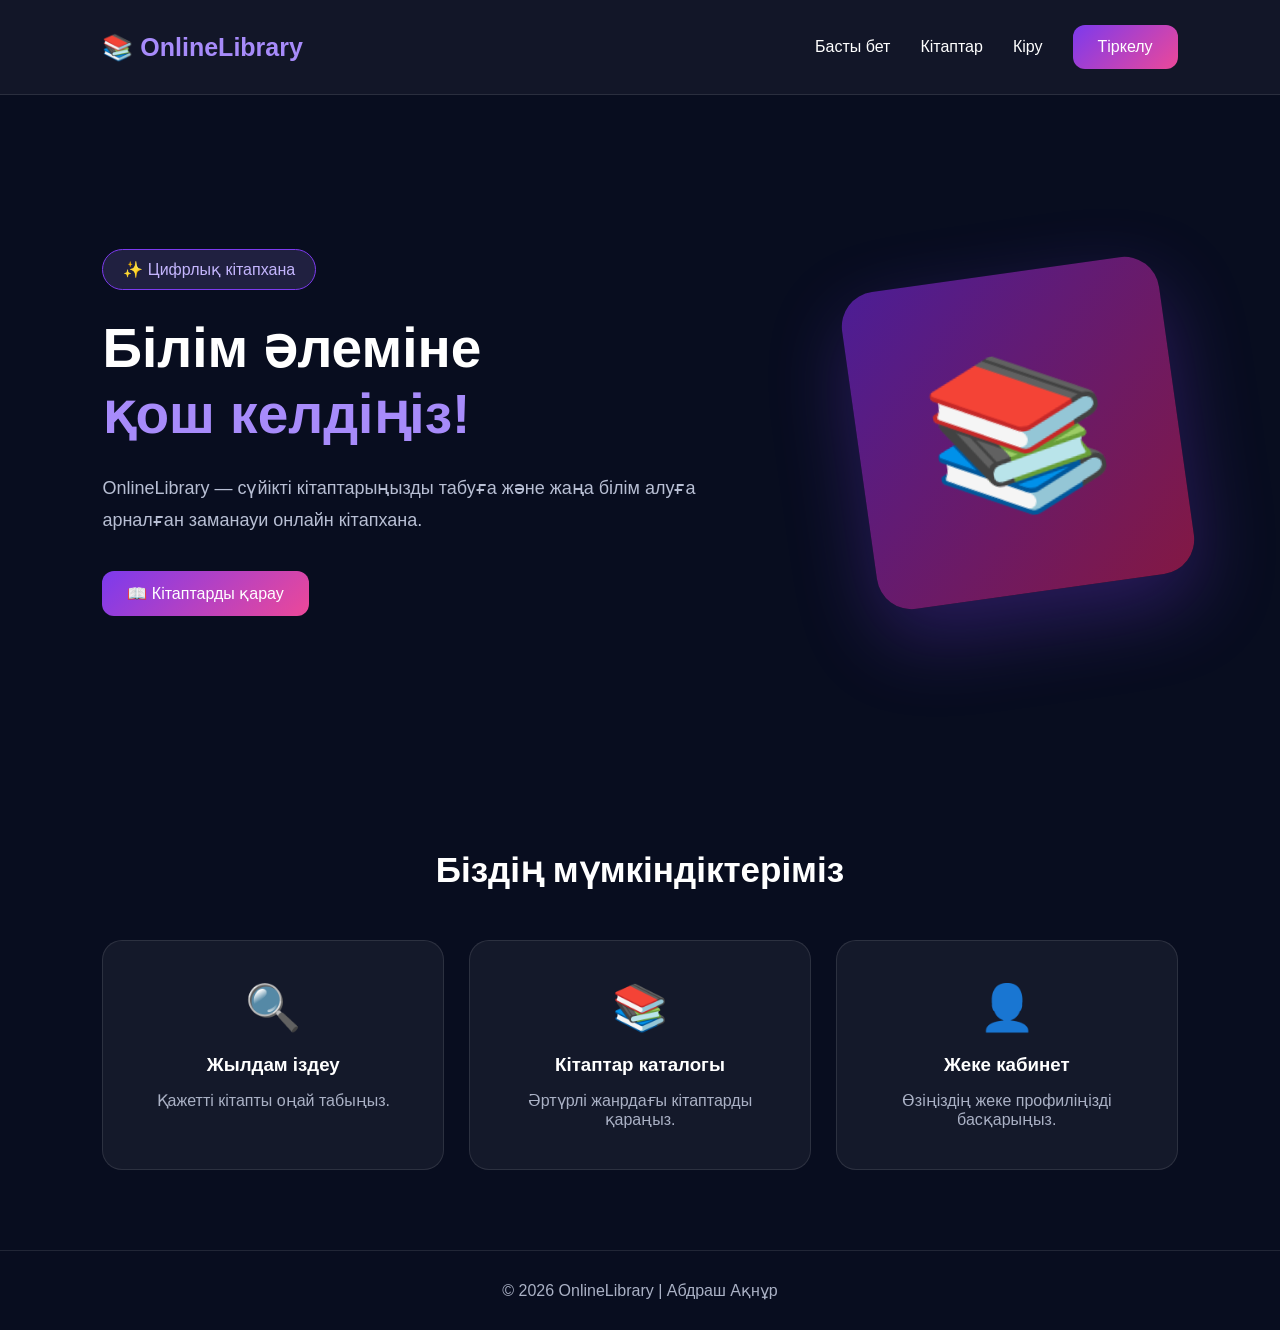
<file: index.html>
<!DOCTYPE html>
<html lang="kk">
<head>
    <meta charset="UTF-8">
    <meta name="viewport"
          content="width=device-width, initial-scale=1.0">

    <title>OnlineLibrary | Басты бет</title>

    <link rel="stylesheet" href="style.css">
</head>

<body>

<header class="header">

    <div class="logo">📚 OnlineLibrary</div>

    <nav>
        <a href="index.html">Басты бет</a>
        <a href="books.html">Кітаптар</a>
        <a href="login.html">Кіру</a>
        <a href="register.html" class="btn">
            Тіркелу
        </a>
    </nav>

</header>

<section class="hero">

    <div class="hero-content">

        <span class="badge">
            ✨ Цифрлық кітапхана
        </span>

        <h1>
            Білім әлеміне
            <span>қош келдіңіз!</span>
        </h1>

        <p>
            OnlineLibrary — сүйікті кітаптарыңызды
            табуға және жаңа білім алуға арналған
            заманауи онлайн кітапхана.
        </p>

        <a href="books.html" class="main-btn">
            📖 Кітаптарды қарау
        </a>

    </div>

    <div class="hero-image">
        📚
    </div>

</section>

<section class="features">

    <h2>Біздің мүмкіндіктеріміз</h2>

    <div class="cards">

        <div class="card">
            <div class="icon">🔍</div>
            <h3>Жылдам іздеу</h3>
            <p>Қажетті кітапты оңай табыңыз.</p>
        </div>

        <div class="card">
            <div class="icon">📚</div>
            <h3>Кітаптар каталогы</h3>
            <p>Әртүрлі жанрдағы кітаптарды қараңыз.</p>
        </div>

        <div class="card">
            <div class="icon">👤</div>
            <h3>Жеке кабинет</h3>
            <p>Өзіңіздің жеке профиліңізді басқарыңыз.</p>
        </div>

    </div>

</section>

<footer>
    <p>©️ 2026 OnlineLibrary | Абдраш Ақнұр</p>
</footer>

<script src="script.js"></script>

</body>
</html>
</file>
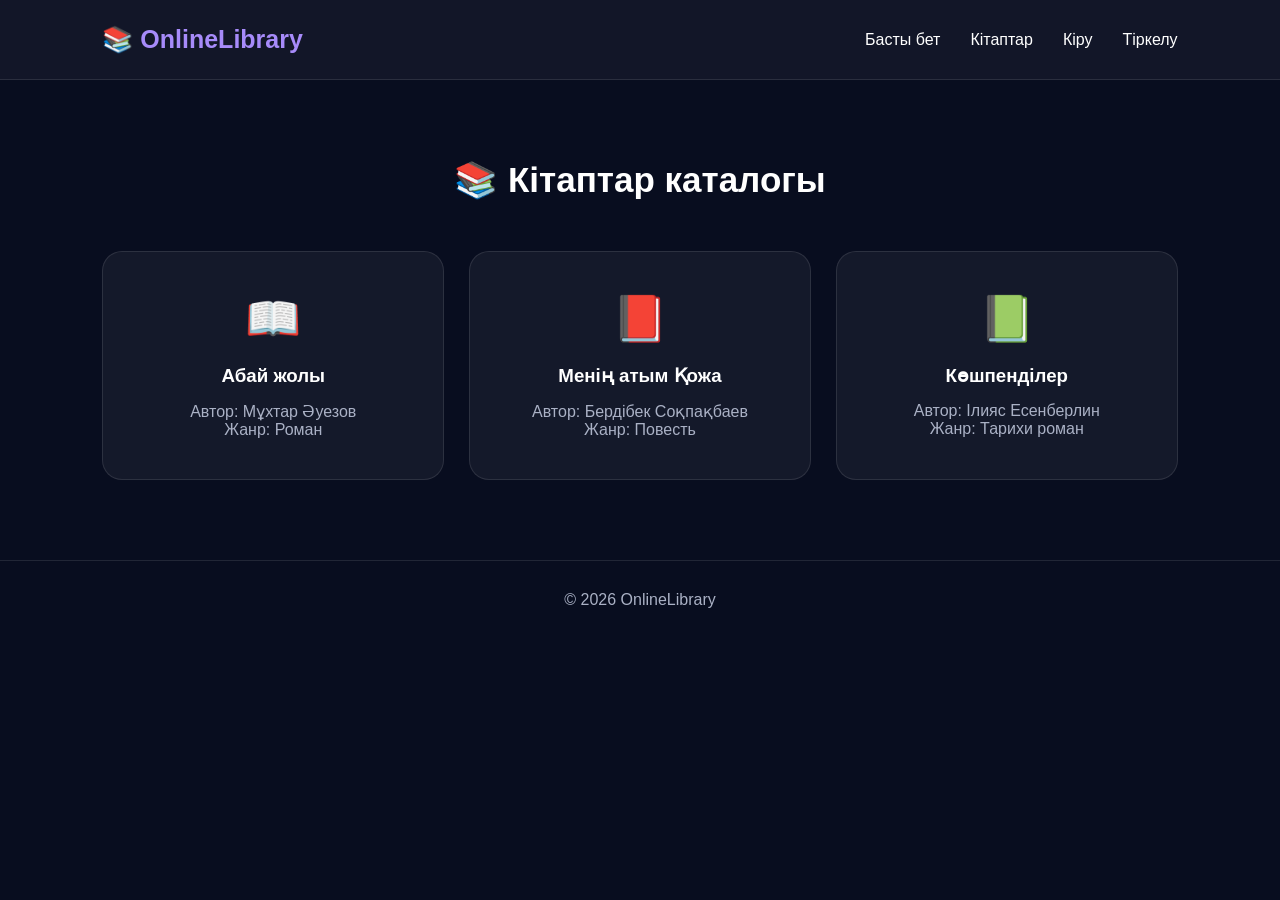
<file: books.html>
<!DOCTYPE html>
<html lang="kk">
<head>
    <meta charset="UTF-8">
    <meta name="viewport" content="width=device-width, initial-scale=1.0">
    <title>Кітаптар | OnlineLibrary</title>
    <link rel="stylesheet" href="style.css">
</head>
<body>

<header class="header">
    <div class="logo">📚 OnlineLibrary</div>
    <nav>
        <a href="index.html">Басты бет</a>
        <a href="books.html">Кітаптар</a>
        <a href="login.html">Кіру</a>
        <a href="register.html">Тіркелу</a>
    </nav>
</header>

<section class="features">

    <h2>📚 Кітаптар каталогы</h2>

    <div class="cards">

        <div class="card">
            <div class="icon">📖</div>
            <h3>Абай жолы</h3>
            <p>Автор: Мұхтар Әуезов</p>
            <p>Жанр: Роман</p>
        </div>

        <div class="card">
            <div class="icon">📕</div>
            <h3>Менің атым Қожа</h3>
            <p>Автор: Бердібек Соқпақбаев</p>
            <p>Жанр: Повесть</p>
        </div>

        <div class="card">
            <div class="icon">📗</div>
            <h3>Көшпенділер</h3>
            <p>Автор: Ілияс Есенберлин</p>
            <p>Жанр: Тарихи роман</p>
        </div>

    </div>

</section>

<footer>
    <p>©️ 2026 OnlineLibrary</p>
</footer>

<script src="script.js"></script>
</body>
</html>
</file>
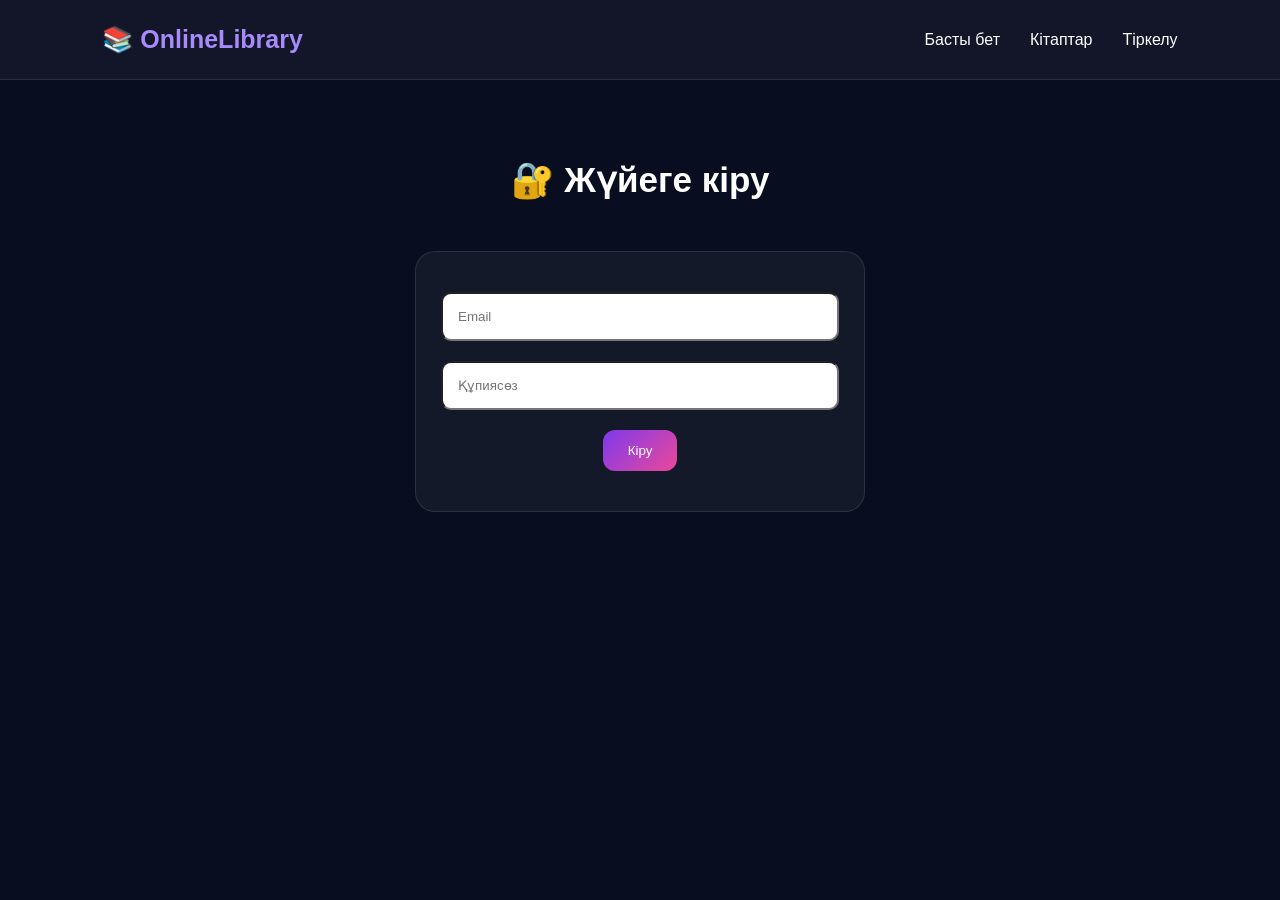
<file: login.html>
<!DOCTYPE html>
<html lang="kk">
<head>
    <meta charset="UTF-8">
    <meta name="viewport" content="width=device-width, initial-scale=1.0">
    <title>Кіру | OnlineLibrary</title>
    <link rel="stylesheet" href="style.css">
</head>
<body>

<header class="header">
    <div class="logo">📚 OnlineLibrary</div>
    <nav>
        <a href="index.html">Басты бет</a>
        <a href="books.html">Кітаптар</a>
        <a href="register.html">Тіркелу</a>
    </nav>
</header>

<section class="features">

    <h2>🔐 Жүйеге кіру</h2>

    <div class="card"
         style="max-width:450px;margin:auto;">

        <form onsubmit="event.preventDefault(); alert('Кіру жүйесі келесі апталарда қосылады');">

            <input type="email"
                   placeholder="Email"
                   required
                   style="width:100%;padding:15px;margin-bottom:20px;border-radius:10px;">

            <input type="password"
                   placeholder="Құпиясөз"
                   required
                   style="width:100%;padding:15px;margin-bottom:20px;border-radius:10px;">

            <button class="main-btn"
                    type="submit"
                    style="border:none;cursor:pointer;">
                Кіру
            </button>

        </form>

    </div>

</section>

</body>
</html>
</file>
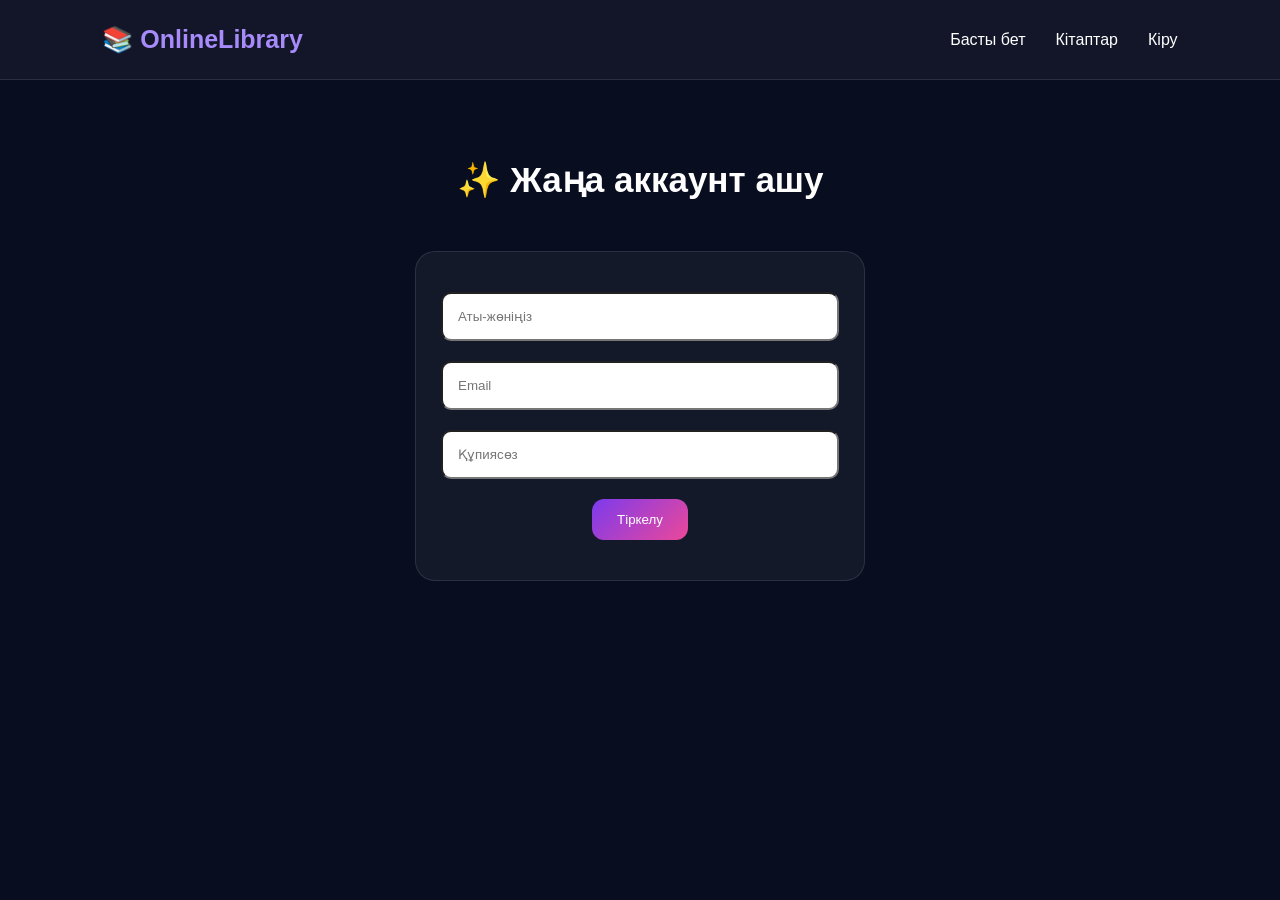
<file: register.html>
<!DOCTYPE html>
<html lang="kk">
<head>
    <meta charset="UTF-8">
    <meta name="viewport" content="width=device-width, initial-scale=1.0">
    <title>Тіркелу | OnlineLibrary</title>
    <link rel="stylesheet" href="style.css">
</head>
<body>

<header class="header">
    <div class="logo">📚 OnlineLibrary</div>
    <nav>
        <a href="index.html">Басты бет</a>
        <a href="books.html">Кітаптар</a>
        <a href="login.html">Кіру</a>
    </nav>
</header>

<section class="features">

    <h2>✨ Жаңа аккаунт ашу</h2>

    <div class="card"
         style="max-width:450px;margin:auto;">

        <form onsubmit="event.preventDefault(); alert('Тіркелу жүйесі келесі апталарда қосылады');">

            <input type="text"
                   placeholder="Аты-жөніңіз"
                   required
                   style="width:100%;padding:15px;margin-bottom:20px;border-radius:10px;">

            <input type="email"
                   placeholder="Email"
                   required
                   style="width:100%;padding:15px;margin-bottom:20px;border-radius:10px;">

            <input type="password"
                   placeholder="Құпиясөз"
                   minlength="8"
                   required
                   style="width:100%;padding:15px;margin-bottom:20px;border-radius:10px;">

            <button type="submit"
                    class="main-btn"
                    style="border:none;cursor:pointer;">
                Тіркелу
            </button>

        </form>

    </div>

</section>

</body>
</html>
</file>
<file: style.css>
* {
    margin: 0;
    padding: 0;
    box-sizing: border-box;
}

body {
    font-family: Arial, sans-serif;
    background: #080d1f;
    color: white;
    min-height: 100vh;
}

.header {
    display: flex;
    justify-content: space-between;
    align-items: center;
    padding: 25px 8%;
    background: rgba(255,255,255,0.04);
    border-bottom: 1px solid rgba(255,255,255,0.1);
}

.logo {
    font-size: 25px;
    font-weight: bold;
    color: #a78bfa;
}

nav {
    display: flex;
    align-items: center;
    gap: 30px;
}

nav a {
    color: white;
    text-decoration: none;
    transition: 0.3s;
}

nav a:hover {
    color: #a78bfa;
}

.btn,
.main-btn {
    background: linear-gradient(
        135deg,
        #7c3aed,
        #ec4899
    );

    color: white;
    padding: 13px 25px;
    border-radius: 12px;
    text-decoration: none;
    display: inline-block;
    transition: 0.3s;
}

.btn:hover,
.main-btn:hover {
    transform: translateY(-4px);
    box-shadow: 0 10px 30px rgba(168,85,247,0.4);
}

.hero {
    min-height: 75vh;
    display: flex;
    align-items: center;
    justify-content: space-between;
    padding: 80px 8%;
    gap: 50px;
}

.hero-content {
    max-width: 600px;
}

.badge {
    display: inline-block;
    padding: 10px 20px;
    background: rgba(167,139,250,0.15);
    border: 1px solid #7c3aed;
    border-radius: 30px;
    color: #c4b5fd;
    margin-bottom: 25px;
}

.hero h1 {
    font-size: 55px;
    line-height: 1.2;
    margin-bottom: 25px;
}

.hero h1 span {
    display: block;
    color: #a78bfa;
}

.hero p {
    color: #b8bfd4;
    font-size: 18px;
    line-height: 1.8;
    margin-bottom: 35px;
}

.hero-image {
    width: 320px;
    height: 320px;
    display: flex;
    align-items: center;
    justify-content: center;
    font-size: 150px;
    border-radius: 35px;

    background: linear-gradient(
        135deg,
        #4c1d95,
        #831843
    );

    box-shadow: 0 30px 80px rgba(124,58,237,0.3);

    transform: rotate(-8deg);
    animation: float 4s ease-in-out infinite;
}

@keyframes float {
    0%, 100% {
        transform: translateY(0) rotate(-8deg);
    }

    50% {
        transform: translateY(-20px) rotate(-5deg);
    }
}

.features {
    padding: 80px 8%;
    text-align: center;
}

.features h2 {
    font-size: 35px;
    margin-bottom: 50px;
}

.cards {
    display: grid;
    grid-template-columns: repeat(3, 1fr);
    gap: 25px;
}

.card {
    padding: 40px 25px;
    border-radius: 20px;
    background: rgba(255,255,255,0.05);
    border: 1px solid rgba(255,255,255,0.1);
    transition: 0.3s;
}

.card:hover {
    transform: translateY(-10px);
    border-color: #a78bfa;
}

.icon {
    font-size: 45px;
    margin-bottom: 20px;
}

.card h3 {
    margin-bottom: 15px;
}

.card p {
    color: #aab1c5;
}

footer {
    text-align: center;
    padding: 30px;
    color: #aab1c5;
    border-top: 1px solid rgba(255,255,255,0.1);
}

@media (max-width: 768px) {

    .header {
        flex-direction: column;
        gap: 20px;
    }

    nav {
        flex-wrap: wrap;
        justify-content: center;
        gap: 15px;
    }

    .hero {
        flex-direction: column;
        text-align: center;
    }

    .hero h1 {
        font-size: 38px;
    }

    .hero-image {
        width: 220px;
        height: 220px;
        font-size: 100px;
    }

    .cards {
        grid-template-columns: 1fr;
    }
}
</file>
